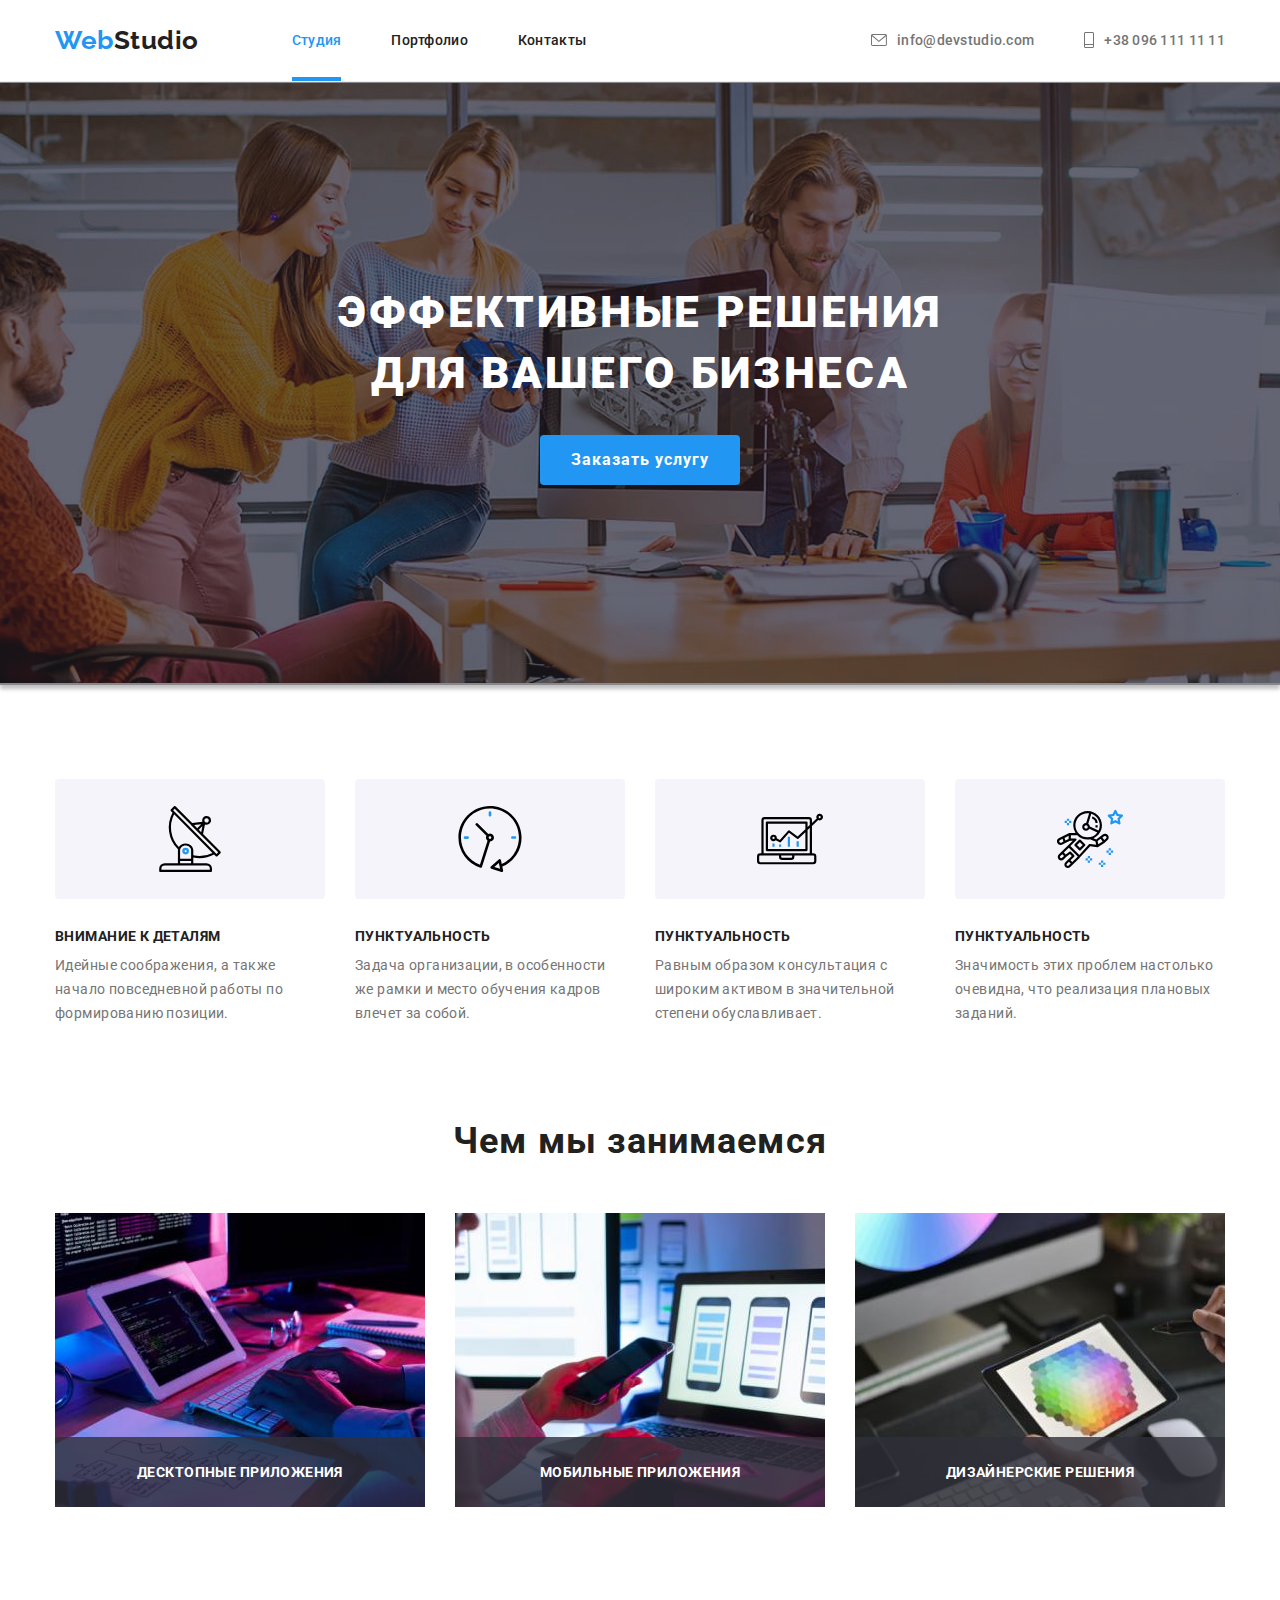
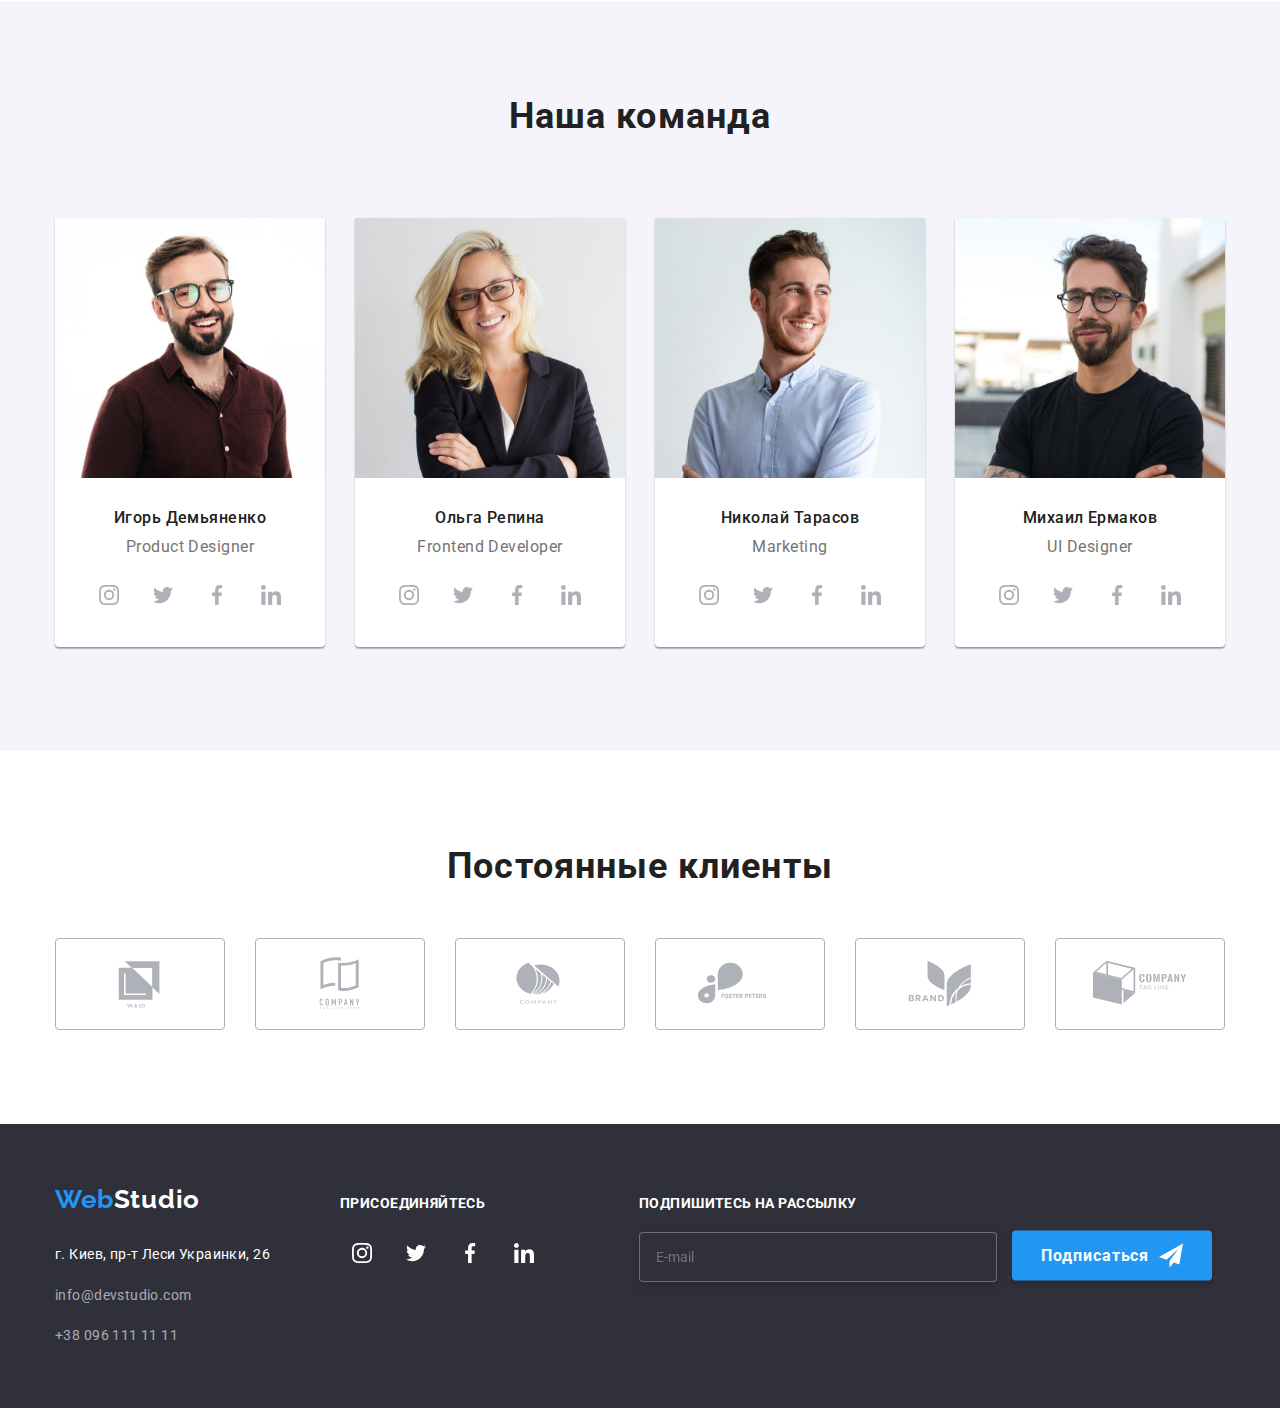
<file: index.html>
<!DOCTYPE html>
<html lang="ru">

<head>
    <meta charset="UTF-8" />
    <meta http-equiv="X-UA-Compatible" content="IE=edge" />
    <meta name="viewport" content="width=device-width, initial-scale=1.0" />
    <title>WebStudio</title>
    <link rel="stylesheet"
        href="https://cdnjs.cloudflare.com/ajax/libs/modern-normalize/1.1.0/modern-normalize.min.css" />
    <link
        href="https://fonts.googleapis.com/css2?family=Raleway:wght@700&family=Roboto:wght@400;500;700;900&display=swap"
        rel="stylesheet" />
    <link rel="stylesheet" href="./css/main.min.css" />
</head>

<body>
    <!-- header -->
    <header class="header">
        <div class="container main-nav">
            <nav>
                <ul class="header-list">
                    <li class="header-item-logo"><a class="logo" href="./index.html" aria-label="ссылка на студию"><span
                                class="logo-web">Web</span>Studio</a></li>
                    <li class="header-item">
                        <a class="header-item__link" href="./index.html"><s class="current">Студия</s></a>
                    </li>
                    <li class="header-item"><a class="header-item__link" href="./portfolio.html">Портфолио</a></li>
                    <li class="header-item"><a class="header-item__link" href="">Контакты</a></li>
                </ul>
            </nav>
            <ul class="header-list__adress">
                <li class="header-item">

                    <a class="site-nav" href=" mailto:info@devstudio.com"><svg class="svg-site-nav" width="16px"
                            height="12px">
                            <use href="./icon.svg#icon-envelope"></use>
                        </svg>info@devstudio.com</a>
                </li>
                <li class="header-item">
                    <a class="site-nav" href="tel:+380961111111"><svg class="svg-site-nav" width="10px" height="16px">
                            <use href="./icon.svg#icon-Vector"></use>
                        </svg>+38 096 111 11 11</a>

                </li>
            </ul>
        </div>
    </header>
    <!-- main -->
    <main>
        <!-- section 1 -->
        <section class="hero">
            <div class="container">
                <h1 class="hero-title"> Эффективные решения для вашего бизнеса </h1>
                <button class="button-hero" type="button" data-modal-open>Заказать услугу</button>
                <div class="hero-backdrop is-hidden" data-modal>
                    <div class="hero-modal">
                        <button class="modal-close" data-modal-close>
                            <svg class="close-icon" width="20px" height="20px">
                                <use href="./icon.svg#icon-close"></use>
                            </svg>
                        </button>
                        <!-- form заказать услугу -->
                        <form class="form" name="contact-form" autocomplete="on">
                            <strong class="form-titel">Оставьте свои данные мы вам перезвоним</strong>
                            <div class="contact-input">
                                <label class="contact-form-label">
                                    <span class="form-name">
                                        <span class="input-titel">Имя</span>
                                        <input class="form-name-input" type="text" name="user-name" placeholder="" />
                                        <svg class="form-svg" width="12" height="12">
                                            <use href="./icon.svg#icon-name"></use>
                                        </svg>
                                    </span>
                                </label>
                                <label class="contact-form-label">
                                    <span class="form-tel">
                                        <span class="input-titel">Телефон</span>
                                        <input class="form-tel-input" type="tel" name="user-name" />
                                        <svg class="form-svg" width="13" height="13">
                                            <use href="./icon.svg#icon-fone-form"></use>
                                        </svg>
                                    </span>
                                </label>
                                <label class="contact-form-label">
                                    <span class="form-mail">
                                        <span class="input-titel">Почта</span>
                                        <input class="form-mail-input" type="email" name="user-name" />
                                        <svg class="form-svg" width="20" height="20">
                                            <use href="./icon.svg#icon-mail-form"></use>
                                        </svg>
                                    </span>
                                </label>
                                <label class="contact-form-label">
                                    <span class="form-textarea">
                                        <span class="input-titel-comment">Комментарий</span>
                                        <textarea class="contact-form-field" name="user-message" rows="15"
                                            placeholder="Введите текст" minlength="120"></textarea>
                                    </span>
                                </label>
                                <label class="form-checkbox-label">
                                    <span class="form-checkbox">
                                        <input class="visually-hidden form-checkbox-input" type="checkbox"
                                            name="user-agreement" />
                                        <span class="form-checkbox-custom-checkbox">
                                            <svg class="form-checkbox-icon" width="12" height="12">
                                                <use href="./icon.svg#icon-cheked"></use>
                                            </svg>
                                        </span>
                                        <span class="form-checkbox-agreement">Соглашаюсь с рассылкой и принимаю <a
                                                class="offer-option" href="">Условия
                                                договора</a>
                                        </span>
                                    </span>
                                </label>
                                <button class="btn-form" type="submit">Отправить</button>
                            </div>

                        </form>

                    </div>
                </div>
            </div>
        </section>
        <!-- section-peculiarities ready -->
        <section class="peculiarities">
            <div class="container">
                <h2 hidden>Особености</h2>
                <ul class="peculiarities__list">
                    <li class="peculiarities__item">
                        <div class="peculiarities__item-svg">
                            <svg width="66px" height="70px">
                                <use href="./icon.svg#icon-antenna"></use>
                            </svg>
                        </div>
                        <h3 class="peculiarities__item-titel">Внимание к деталям</h3>
                        <p class="peculiarities__item-text">
                            Идейные соображения, а также начало повседневной работы по формированию позиции.
                        </p>
                    </li>
                    <li class="peculiarities__item">
                        <div class="peculiarities__item-svg">
                            <svg width="66px" height="70px">
                                <use href="./icon.svg#icon-clock"></use>
                            </svg>
                        </div>
                        <h3 class="peculiarities__item-titel">Пунктуальность</h3>
                        <p class="peculiarities__item-text">
                            Задача организации, в особенности же рамки и место обучения кадров влечет за собой.
                        </p>
                    </li>
                    <li class="peculiarities__item">
                        <div class="peculiarities__item-svg">
                            <svg width="66px" height="70px">
                                <use href="./icon.svg#icon-diagram"></use>
                            </svg>
                        </div>
                        <h3 class="peculiarities__item-titel">Пунктуальность</h3>
                        <p class="peculiarities__item-text">
                            Равным образом консультация с широким активом в значительной степени обуславливает.
                        </p>
                    </li>
                    <li class="peculiarities__item">
                        <div class="peculiarities__item-svg">
                            <svg width="66px" height="70px">
                                <use href="./icon.svg#icon-astronaut"></use>
                            </svg>
                        </div>
                        <h3 class="peculiarities__item-titel">Пунктуальность</h3>
                        <p class="peculiarities__item-text">
                            Значимость этих проблем настолько очевидна, что реализация плановых заданий.
                        </p>
                    </li>
                </ul>
            </div>
        </section>
        <!-- What are we doing -->
        <section class="doing">
            <div class="container">
                <h2 class="doing__title">Чем мы занимаемся</h2>
                <ul class="doing__list">
                    <li class="doing__item" lang="ru">
                        <img src="./images/img-a.jpeg" alt="планшет и клавиатура" width="370" />
                        <div class="overlay">
                            <p class="overlay__item">Десктопные приложения</p>
                        </div>
                    </li>
                    <li class="doing__item"><img src="./images/img-b.jpeg" alt="ноутбук и телефон" width="370" />
                        <div class="overlay">
                            <p class="overlay__item">Мобильные приложения</p>
                        </div>
                    </li>
                    <li class="doing__item"><img src="./images/img-c.jpeg" alt="планшет с рисунком" width="370" />
                        <div class="overlay">
                            <p class="overlay__item">Дизайнерские решения</p>
                        </div>
                    </li>
                </ul>
            </div>
        </section>
        <!-- our team -->
        <section class="team">
            <div class="container">
                <h2 class="team__headlines">Наша команда</h2>
                <ul class="team__list">
                    <li class="team__list-card">
                        <div class="team__article">
                            <img src="./images/igor.jpeg" alt="Игорь Демьяненко" width="270" />
                            <h3 class="team__article-head">Игорь Демьяненко</h3>
                            <p class="team__article-skill">Product Designer</p>
                            <ul class="social">
                                <li class="social__item"><a class="social__link" href="" target="_blank"
                                        rel="noreferrer noopener" aria-label="instagram">
                                        <svg width="20px" height="20px">
                                            <use href="./icon.svg#icon-instagram"></use>
                                        </svg>
                                    </a>
                                </li>
                                <li class="social__item"><a class="social__link" href="" target="_blank"
                                        rel="noreferrer noopener" aria-label="twitter">
                                        <svg width="20px" height="20px">
                                            <use href="./icon.svg#icon-twitter"></use>
                                        </svg>
                                    </a>
                                </li>
                                <li class="social__item"><a class="social__link" href="" target="_blank"
                                        rel="noreferrer noopener" aria-label="facebook">
                                        <svg width="20px" height="20px">
                                            <use href="./icon.svg#icon-facebook"></use>
                                        </svg>
                                    </a>
                                </li>
                                <li class="social__item"><a class="social__link" href="" target="_blank"
                                        rel="noreferrer noopener" aria-label="linkedin">
                                        <svg width="20px" height="20px">
                                            <use href="./icon.svg#icon-linkedin"></use>
                                        </svg>
                                    </a>
                                </li>
                            </ul>
                        </div>
                    </li>
                    <li class="team__list-card">
                        <div class="team__article">
                            <img src="./images/olga.jpeg" alt="Ольга Репина" width="270" />
                            <h3 class="team__article-head">Ольга Репина</h3>
                            <p class="team__article-skill">Frontend Developer</p>
                            <ul class="social">
                                <li class="social__item"><a class="social__link" href="" target="_blank"
                                        rel="noreferrer noopener" aria-label="instagram">
                                        <svg width="20px" height="20px">
                                            <use href="./icon.svg#icon-instagram"></use>
                                        </svg>
                                    </a>
                                </li>
                                <li class="social__item"><a class="social__link" href="" target="_blank"
                                        rel="noreferrer noopener" aria-label="twitter">
                                        <svg width="20px" height="20px">
                                            <use href="./icon.svg#icon-twitter"></use>
                                        </svg>
                                    </a>
                                </li>
                                <li class="social__item"><a class="social__link" href="" target="_blank"
                                        rel="noreferrer noopener" aria-label="facebook">
                                        <svg width="20px" height="20px">
                                            <use href="./icon.svg#icon-facebook"></use>
                                        </svg>
                                    </a>
                                </li>
                                <li class="social__item"><a class="social__link" href="" target="_blank"
                                        rel="noreferrer noopener" aria-label="linkedin">
                                        <svg width="20px" height="20px">
                                            <use href="./icon.svg#icon-linkedin"></use>
                                        </svg>
                                    </a>
                                </li>
                            </ul>
                        </div>
                    </li>
                    <li class="team__list-card">
                        <div class="team__article">
                            <img src="./images/nikolay.jpeg" alt="Николай Тарасов" width="270" />
                            <h3 class="team__article-head">Николай Тарасов</h3>
                            <p class="team__article-skill">Marketing</p>
                            <ul class="social">
                                <li class="social__item"><a class="social__link" href="" target="_blank"
                                        rel="noreferrer noopener" aria-label="instagram">
                                        <svg width="20px" height="20px">
                                            <use href="./icon.svg#icon-instagram"></use>
                                        </svg>
                                    </a>
                                </li>
                                <li class="social__item"><a class="social__link" href="" target="_blank"
                                        rel="noreferrer noopener" aria-label="twitter">
                                        <svg width="20px" height="20px">
                                            <use href="./icon.svg#icon-twitter"></use>
                                        </svg>
                                    </a>
                                </li>
                                <li class="social__item"><a class="social__link" href="" target="_blank"
                                        rel="noreferrer noopener" aria-label="facebook">
                                        <svg width="20px" height="20px">
                                            <use href="./icon.svg#icon-facebook"></use>
                                        </svg>
                                    </a>
                                </li>
                                <li class="social__item"><a class="social__link" href="" target="_blank"
                                        rel="noreferrer noopener" aria-label="linkedin">
                                        <svg width="20px" height="20px">
                                            <use href="./icon.svg#icon-linkedin"></use>
                                        </svg>
                                    </a>
                                </li>
                            </ul>
                        </div>
                    </li>
                    <li class="team__list-card">
                        <div class="team__article">
                            <img src="./images/mixail.jpeg" alt="Михаил Ермаков" width="270" />
                            <h3 class="team__article-head">Михаил Ермаков</h3>
                            <p class="team__article-skill">UI Designer</p>
                            <ul class="social">
                                <li class="social__item"><a class="social__link" href="" target="_blank"
                                        rel="noreferrer noopener" aria-label="instagram">
                                        <svg width="20px" height="20px">
                                            <use href="./icon.svg#icon-instagram"></use>
                                        </svg>
                                    </a>
                                </li>
                                <li class="social__item"><a class="social__link" href="" target="_blank"
                                        rel="noreferrer noopener" aria-label="twitter">
                                        <svg width="20px" height="20px">
                                            <use href="./icon.svg#icon-twitter"></use>
                                        </svg>
                                    </a>
                                </li>
                                <li class="social__item"><a class="social__link" href="" target="_blank"
                                        rel="noreferrer noopener" aria-label="facebook">
                                        <svg width="20px" height="20px">
                                            <use href="./icon.svg#icon-facebook"></use>
                                        </svg>
                                    </a>
                                </li>
                                <li class="social__item"><a class="social__link" href="" target="_blank"
                                        rel="noreferrer noopener" aria-label="linkedin">
                                        <svg width="20px" height="20px">
                                            <use href="./icon.svg#icon-linkedin"></use>
                                        </svg>
                                    </a>
                                </li>
                            </ul>
                        </div>
                    </li>
                </ul>
            </div>
        </section>
        <section class="client">
            <div class="container">
                <h2 class="cliet-headlines">Постоянные клиенты</h2>
                <div class="cliet-regular">
                    <ul class="client-list">
                        <li class="client-item"><a class="client-item__link" href="" target="_blank"
                                rel="noreferrer noopener"><svg width="106px" height="60px">
                                    <use href="./icon.svg#icon-client-1"></use>
                                </svg></a></li>
                        <li class="client-item"><a class="client-item__link" href="" target="_blank"
                                rel="noreferrer noopener"><svg width="106px" height="60px">
                                    <use href="./icon.svg#icon-client-2"></use>
                                </svg></a></li>
                        <li class="client-item"><a class="client-item__link" href="" target="_blank"
                                rel="noreferrer noopener"><svg width="106px" height="60px">
                                    <use href="./icon.svg#icon-client-3"></use>
                                </svg></a></li>
                        <li class="client-item"><a class="client-item__link" href="" target="_blank"
                                rel="noreferrer noopener"><svg width="106px" height="60px">
                                    <use href="./icon.svg#icon-client-4"></use>
                                </svg></a></li>
                        <li class="client-item"><a class="client-item__link" href="" target="_blank"
                                rel="noreferrer noopener"><svg width="106px" height="60px">
                                    <use href="./icon.svg#icon-client-5"></use>
                                </svg></a></li>
                        <li class="client-item"><a class="client-item__link" href="" target="_blank"
                                rel="noreferrer noopener"><svg width="106px" height="60px">
                                    <use href="./icon.svg#icon-client-6"></use>
                                </svg></a></li>
                    </ul>
                </div>
            </div>
        </section>
    </main>
    <!-- footer -->
    <footer class="footer">
        <div class="container">
            <div class="logo">
                <a class="logo-footer" href="./index.html" aria-label="ссылка на студию"><span
                        class="logo-web">Web</span>Studio</a>
                <ul class="footer-address">
                    <li class="footer-list"><a class="footer-list__gmaps" href="https://goo.gl/maps/6azqXtSNCnMAoN6U6"
                            target="_blank" rel="noreferrer noopener">г. Киев, пр-т Леси Украинки, 26</a></li>
                    <li class="footer-list"><a class="footer-list__nav"
                            href="mailto:info@devstudio.com">info@devstudio.com</a></li>
                    <li class="footer-list"><a class="footer-list__nav" href="tel:+380961111111">+38 096 111 11 11</a>
                    </li>
                </ul>
            </div>
            <div class="social__main">
                <strong class="social__main-headlines">присоединяйтесь</strong>
                <ul class="social__footer">
                    <li class="social__item"><a class="social__link-team" href="" target="_blank"
                            rel="noreferrer noopener" aria-label="instagram">
                            <svg width="20px" height="20px">
                                <use href="./icon.svg#icon-instagram"></use>
                            </svg>
                        </a>
                    </li>
                    <li class="social__item"><a class="social__link-team" href="" target="_blank"
                            rel="noreferrer noopener" aria-label="twitter">
                            <svg width="20px" height="20px">
                                <use href="./icon.svg#icon-twitter"></use>
                            </svg>
                        </a>
                    </li>
                    <li class="social__item"><a class="social__link-team" href="" target="_blank"
                            rel="noreferrer noopener" aria-label="facebook">
                            <svg width="20px" height="20px">
                                <use href="./icon.svg#icon-facebook"></use>
                            </svg>
                        </a>
                    </li>
                    <li class="social__item"><a class="social__link-team" href="" target="_blank"
                            rel="noreferrer noopener" aria-label="linkedin">
                            <svg width="20px" height="20px">
                                <use href="./icon.svg#icon-linkedin"></use>
                            </svg>
                        </a>
                    </li>
                </ul>
            </div>
            <form class="form-footer">
                <strong class="footer-title">Подпишитесь на рассылку</strong>
                <label class="footer-label">
                    <input class="footer-input" type="email" name="user-name" placeholder="E-mail" />
                </label>
                <button class="btn-footer" type="submit"> <span class="btn-title">Подписаться</span> <svg
                        class="form-svg-footer" width="24" height="24">
                        <use href="./icon.svg#icon-mail-footer"></use>
                    </svg></button>
            </form>

        </div>
    </footer>
    <script src="./modal.js"></script>
</body>

</html>
</file>
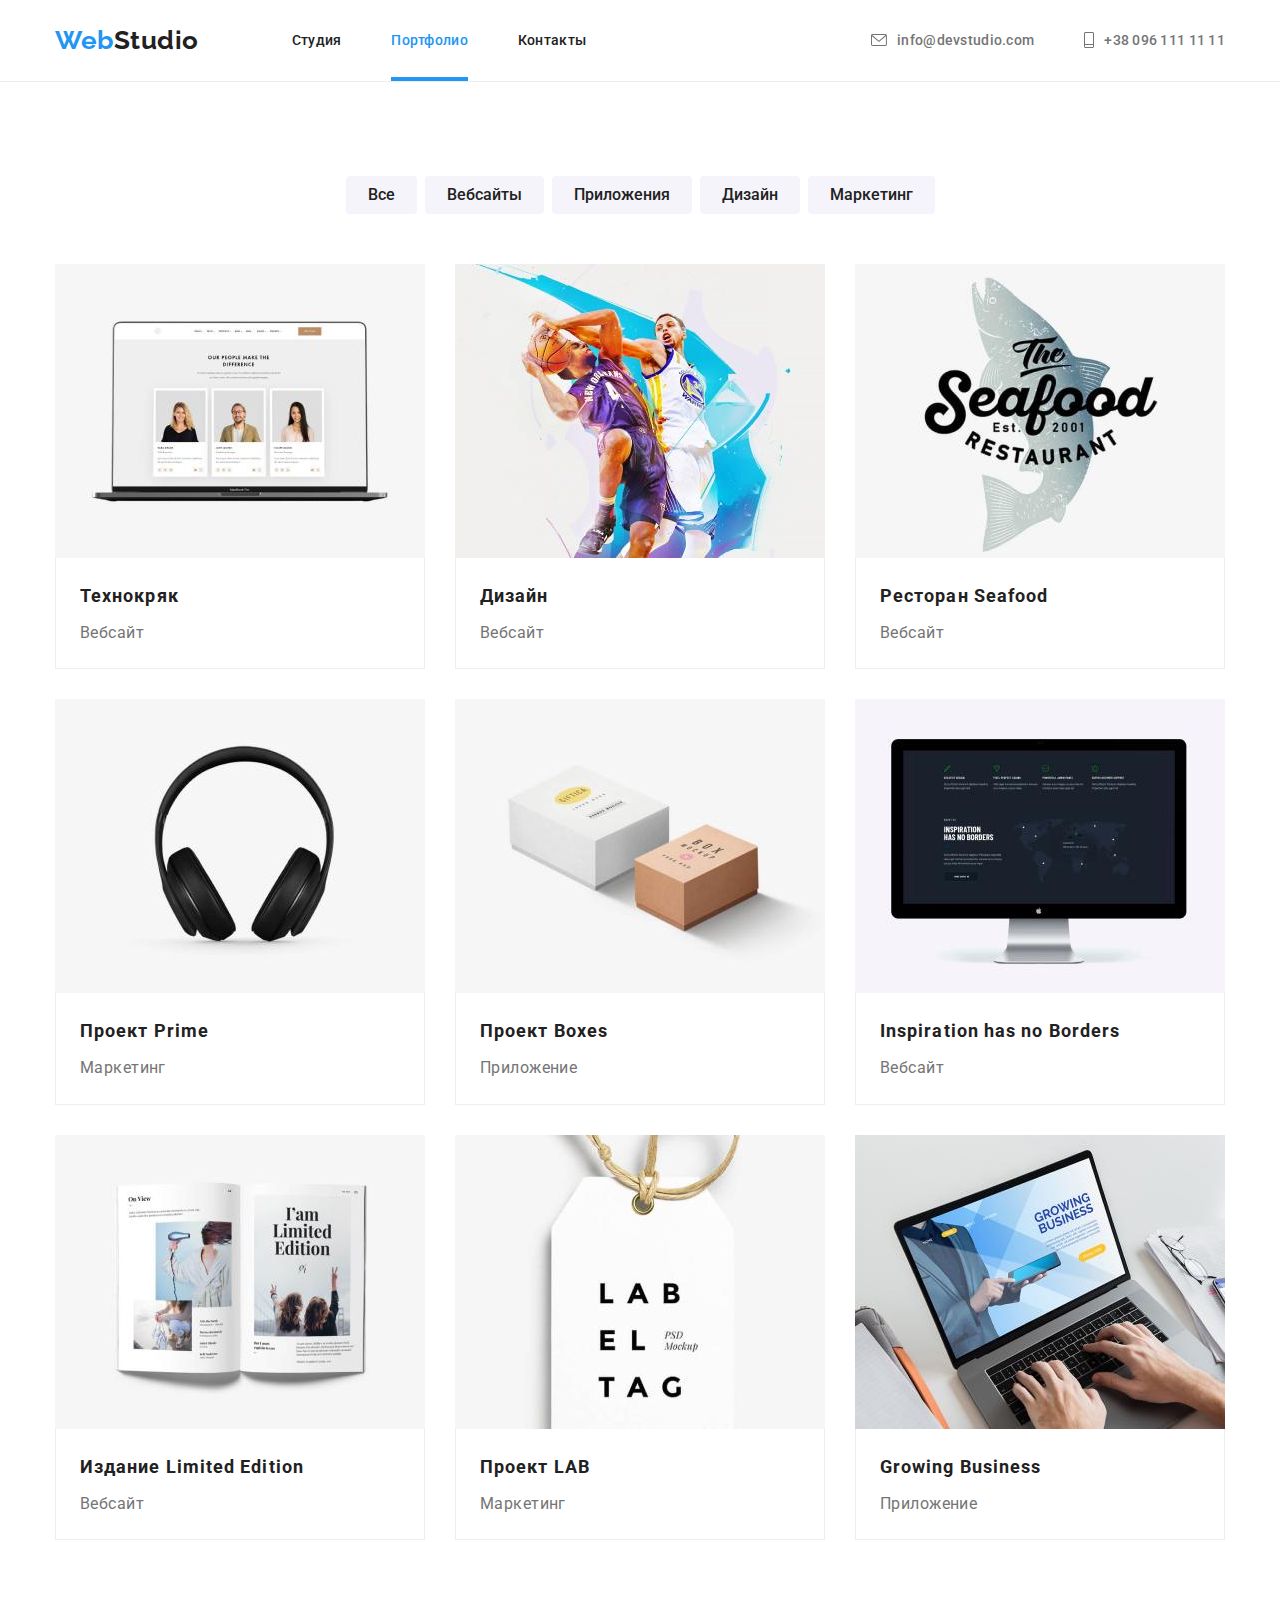
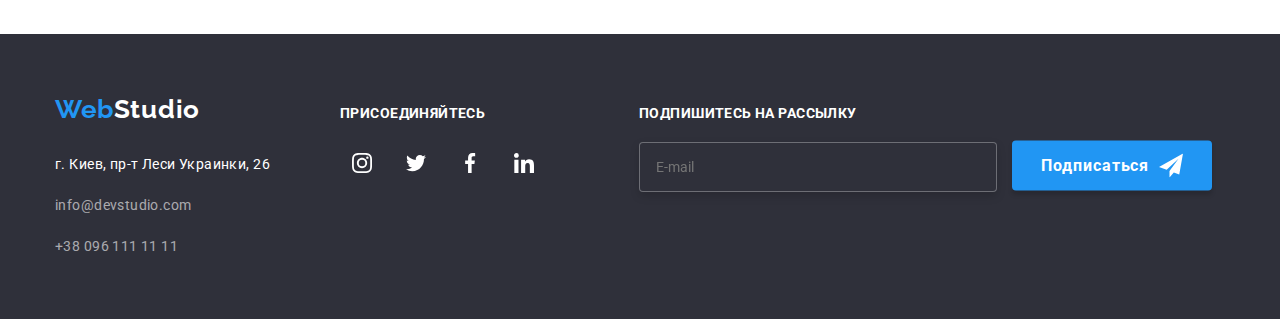
<file: portfolio.html>
<!DOCTYPE html>
<html lang="ru">

<head>
    <meta charset="UTF-8" />
    <meta http-equiv="X-UA-Compatible" content="IE=edge" />
    <meta name="viewport" content="width=device-width, initial-scale=1.0" />
    <title>Portfolio</title>
    <link
        href="https://fonts.googleapis.com/css2?family=Raleway:wght@700&family=Roboto:wght@400;500;700;900&display=swap"
        rel="stylesheet" />
    <link rel="stylesheet"
        href="https://cdnjs.cloudflare.com/ajax/libs/modern-normalize/1.1.0/modern-normalize.min.css" />
    <link rel="stylesheet" href="./css/portfolio.min.css" />
</head>

<body>
    <header class="header">
        <div class="container main-nav">
            <nav>
                <ul class="header-list">
                    <li class="header-item-logo"><a class="logo" href="./index.html" aria-label="ссылка на студию"><span
                                class="logo-web">Web</span>Studio</a></li>
                    </li>
                    <li class="header-item">
                        <a class="header-item__link" href="./index.html">Студия</a>
                    </li>
                    <li class="header-item">
                        <a class="header-item__link" href="./portfolio.html"><span class="current">Портфолио</span></a>
                    </li>
                    <li class="header-item"><a class="header-item__link" href="">Контакты</a></li>
                </ul>
            </nav>
            <ul class="header-list__adress">
                <li class="header-item">

                    <a class="site-nav" href=" mailto:info@devstudio.com"><svg class="svg-site-nav" width="16px"
                            height="12px">
                            <use href="./icon.svg#icon-envelope"></use>
                        </svg>info@devstudio.com</a>
                </li>
                <li class="header-item">
                    <a class="site-nav" href="tel:+380961111111"><svg class="svg-site-nav" width="10px" height="16px">
                            <use href="./icon.svg#icon-Vector"></use>
                        </svg>+38 096 111 11 11</a>

                </li>
            </ul>
        </div>
    </header>
    <!-- main -->
    <main>
        <section>
            <div class="work container">
                <h1 hidden>Работы</h1>
                <!-- filter works -->
                <ul class="work-btn">
                    <li class="work-btn__item">
                        <button class="work-button" type="button">Все</button>
                    </li>
                    <li class="work-btn__item">
                        <button class="work-button" type="button">Вебсайты</button>
                    </li>
                    <li class="work-btn__item">
                        <button class="work-button" type="button">Приложения</button>
                    </li>
                    <li class="work-btn__item">
                        <button class="work-button" type="button">Дизайн</button>
                    </li>
                    <li class="work-btn__item">
                        <button class="work-button" type="button">Маркетинг</button>
                    </li>
                </ul>
                <ul class="card">
                    <li class="card-link">
                        <a href="">
                            <div class="card__overlay">
                                <img src="./images/images-portfolio/img.jpeg" alt="ноутбук" width="370" />
                                <div class="overlay__text">Ресурс предлагает комплексные предложения с разным уровнем
                                    функционала и сервисов. Все это позволит посетителю получить исчерпывающие
                                    сведения
                                    о компании или частном лице.
                                </div>
                            </div>
                            <div class="card-data">
                                <h2 class="data__name">Технокряк</h2>
                                <p class="data__text">Вебсайт</p>
                            </div>
                        </a>
                    </li>
                    <li class="card-link">
                        <a href="">
                            <div class="card__overlay"><img src="./images/images-portfolio/img2.jpeg"
                                    alt="баскетболисты" width="370" />
                                <div class="overlay__text">Ресурс предлагает комплексные предложения с разным уровнем
                                    функционала и сервисов. Все это позволит посетителю получить исчерпывающие сведения
                                    о компании или частном лице.
                                </div>
                            </div>
                            <div class="card-data">
                                <h2 class="data__name">Дизайн</h2>
                                <p class="data__text">Вебсайт</p>
                            </div>
                        </a>
                    </li>
                    <li class="card-link">
                        <a href="">
                            <div class="card__overlay"><img src="./images/images-portfolio/img3.jpeg"
                                    alt="лого ресторана" width="370" />
                                <div class="overlay__text">Ресурс предлагает комплексные предложения с разным уровнем
                                    функционала и сервисов. Все это позволит посетителю получить исчерпывающие сведения
                                    о компании или частном лице.
                                </div>
                            </div>
                            <div class="card-data">
                                <h2 class="data__name">Ресторан Seafood</h2>
                                <p class="data__text">Вебсайт</p>
                            </div>
                        </a>
                    </li>
                    <li class="card-link">
                        <a href="">
                            <div class="card__overlay"><img src="./images/images-portfolio/img4.jpeg" alt="наушники"
                                    width="370" />
                                <div class="overlay__text">Ресурс предлагает комплексные предложения с разным уровнем
                                    функционала и сервисов. Все это позволит посетителю получить исчерпывающие сведения
                                    о компании или частном лице.
                                </div>
                            </div>
                            <div class="card-data">
                                <h2 class="data__name">Проект Prime</h2>
                                <p class="data__text">Маркетинг</p>
                            </div>
                        </a>
                    </li>
                    <li class="card-link">
                        <a href="">
                            <div class="card__overlay"><img src="./images/images-portfolio/img5.jpeg" alt="коробки"
                                    width="370" />
                                <div class="overlay__text">Ресурс предлагает комплексные предложения с разным уровнем
                                    функционала и сервисов. Все это позволит посетителю получить исчерпывающие сведения
                                    о компании или частном лице.
                                </div>
                            </div>
                            <div class="card-data">
                                <h2 class="data__name">Проект Boxes</h2>
                                <p class="data__text">Приложение</p>
                            </div>
                        </a>
                    </li>
                    <li class="card-link">
                        <a href="">
                            <div class="card__overlay"><img src="./images/images-portfolio/img6.jpeg" alt="монитор"
                                    width="370" />
                                <div class="overlay__text">Ресурс предлагает комплексные предложения с разным уровнем
                                    функционала и сервисов. Все это позволит посетителю получить исчерпывающие сведения
                                    о компании или частном лице.
                                </div>
                            </div>
                            <div class="card-data">
                                <h2 class="data__name" lang="en">
                                    Inspiration has no Borders
                                </h2>
                                <p class="data__text">Вебсайт</p>
                            </div>
                        </a>
                    </li>
                    <li class="card-link">
                        <a href="">
                            <div class="card__overlay"><img src="./images/images-portfolio/img7.jpeg"
                                    alt="открытая книга" width="370" />
                                <div class="overlay__text">Ресурс предлагает комплексные предложения с разным уровнем
                                    функционала и сервисов. Все это позволит посетителю получить исчерпывающие сведения
                                    о компании или частном лице.
                                </div>
                            </div>
                            <div class="card-data">
                                <h2 class="data__name">Издание Limited Edition</h2>
                                <p class="data__text">Вебсайт</p>
                            </div>
                        </a>
                    </li>
                    <li class="card-link">
                        <a href="">
                            <div class="card__overlay"><img src="./images/images-portfolio/img8.jpeg" alt="бирка"
                                    width="370" />
                                <div class="overlay__text">Ресурс предлагает комплексные предложения с разным уровнем
                                    функционала и сервисов. Все это позволит посетителю получить исчерпывающие сведения
                                    о компании или частном лице.
                                </div>
                            </div>
                            <div class="card-data">
                                <h2 class="data__name">Проект LAB</h2>
                                <p class="data__text">Маркетинг</p>
                            </div>
                        </a>
                    </li>
                    <li class="card-link">
                        <a href="">
                            <div class="card__overlay"><img src="./images/images-portfolio/img9.jpeg" alt="ноутбук"
                                    width="370" />
                                <div class="overlay__text">Ресурс предлагает комплексные предложения с разным уровнем
                                    функционала и сервисов. Все это позволит посетителю получить исчерпывающие сведения
                                    о компании или частном лице.
                                </div>
                            </div>
                            <div class="card-data">
                                <h2 class="data__name" lang="en">Growing Business</h2>
                                <p class="data__text">Приложение</p>
                            </div>
                        </a>
                    </li>
                </ul>
            </div>
        </section>
    </main>
    <!-- footer -->
    <footer class="footer">
        <div class="container">
            <div class="logo">
                <a class="logo-footer" href="./index.html" aria-label="ссылка на студию"><span
                        class="logo-web">Web</span>Studio</a>
                <ul class="footer-address">
                    <li class="footer-list"><a class="footer-list__gmaps" href="https://goo.gl/maps/6azqXtSNCnMAoN6U6"
                            target="_blank" rel="noreferrer noopener">г. Киев, пр-т Леси Украинки, 26</a></li>
                    <li class="footer-list"><a class="footer-list__nav"
                            href="mailto:info@devstudio.com">info@devstudio.com</a></li>
                    <li class="footer-list"><a class="footer-list__nav" href="tel:+380961111111">+38 096 111 11 11</a>
                    </li>
                </ul>
            </div>
            <div class="social__main">
                <strong class="social__main-headlines">присоединяйтесь</strong>
                <ul class="social__footer">
                    <li class="social__item"><a class="social__link-team" href="" target="_blank"
                            rel="noreferrer noopener" aria-label="instagram">
                            <svg width="20px" height="20px">
                                <use href="./icon.svg#icon-instagram"></use>
                            </svg>
                        </a>
                    </li>
                    <li class="social__item"><a class="social__link-team" href="" target="_blank"
                            rel="noreferrer noopener" aria-label="twitter">
                            <svg width="20px" height="20px">
                                <use href="./icon.svg#icon-twitter"></use>
                            </svg>
                        </a>
                    </li>
                    <li class="social__item"><a class="social__link-team" href="" target="_blank"
                            rel="noreferrer noopener" aria-label="facebook">
                            <svg width="20px" height="20px">
                                <use href="./icon.svg#icon-facebook"></use>
                            </svg>
                        </a>
                    </li>
                    <li class="social__item"><a class="social__link-team" href="" target="_blank"
                            rel="noreferrer noopener" aria-label="linkedin">
                            <svg width="20px" height="20px">
                                <use href="./icon.svg#icon-linkedin"></use>
                            </svg>
                        </a>
                    </li>
                </ul>
            </div>
            <form class="form-footer">
                <strong class="footer-title">Подпишитесь на рассылку</strong>
                <label class="footer-label">
                    <input class="footer-input" type="email" name="user-name" placeholder="E-mail" />
                </label>
                <button class="btn-footer" type="submit"> <span class="btn-title">Подписаться</span> <svg
                        class="form-svg-footer" width="24" height="24">
                        <use href="./icon.svg#icon-mail-footer"></use>
                    </svg></button>
            </form>

        </div>
    </footer>
</body>

</html>
</file>
<file: css/main.min.css>
:root{--backroundcolor-main: #e5e5e5;--backroundcolor-secondari: #2f303a;--accent-color: #2196f3;--backgroundcolor-header: #ffffff;--background-color-btn: #f5f4fa;--fontcolor-main: #757575;--fontcolor-secondary: #212121;--fontcolor: #ffffff;--timing: 250ms cubic-bezier(0.4, 0, 0.2, 1) }body{background-color:var(--backgroundcolor-header);font-family:Roboto,san-serif;font-size:14px;letter-spacing:.03em;color:var(--fontcolor-main)}h1,h2,h3,p{margin:0px;padding:0px}img{display:block}a{text-decoration:none;margin:0px;padding:0px}ul,li{list-style:none;margin:0px;padding:0px}.container{width:1200px;margin-left:auto;margin-right:auto;padding-left:15px;padding-right:15px}section{padding-top:94px;padding-bottom:94px}.logo{display:inline-block;font-family:Raleway;font-size:26px;font-weight:700;line-height:1.2;letter-spacing:.02em;color:var(--fontcolor-secondary)}.logo-web{display:inline-block;color:var(--accent-color);font-family:Raleway;font-size:26px;font-weight:700;line-height:1.2;letter-spacing:.02em}.logo:hover,.logo:focus .logo-web:hover,.logo-web:focus{color:var(--accent-color);-webkit-transition:color var(--timing);transition:color var(--timing)}.container.main-nav{display:-webkit-box;display:-ms-flexbox;display:flex}.header-list{display:-webkit-box;display:-ms-flexbox;display:flex;-webkit-box-align:center;-ms-flex-align:center;align-items:center;-webkit-box-pack:justify;-ms-flex-pack:justify;justify-content:space-between}.header-item-logo{margin-right:93px}.header-item:not(:last-child){margin-right:50px}.header-list__adress{margin-left:auto;display:-webkit-box;display:-ms-flexbox;display:flex;-webkit-box-align:center;-ms-flex-align:center;align-items:center;-webkit-box-pack:justify;-ms-flex-pack:justify;justify-content:space-between}.header-item__link{position:relative;display:block;padding-bottom:32px;padding-top:32px;font-family:inherit;font-weight:500;font-size:14px;line-height:1.2;letter-spacing:.02em;color:var(--fontcolor-secondary)}.current{color:var(--accent-color);text-decoration:none}.current::after{content:"";position:absolute;bottom:0%;display:block;width:100%;height:4px;background-color:var(--accent-color);-webkit-transition:background-color var(--timing);transition:background-color var(--timing)}.header-item__link:hover,.lheader-item__link:focus{color:var(--accent-color);-webkit-transition:color var(--timing);transition:color var(--timing)}.site-nav{display:block;padding-bottom:30px;padding-top:30px;font-family:inherit;font-weight:500;font-size:14px;line-height:1.2;letter-spacing:.02em;color:var(--fontcolor-main)}.svg-site-nav{fill:#757575;margin-right:10px}.site-nav{display:-webkit-box;display:-ms-flexbox;display:flex;-webkit-box-align:center;-ms-flex-align:center;align-items:center}.site-nav:hover{color:var(--accent-color);-webkit-transition:color var(--timing);transition:color var(--timing)}.site-nav:hover>.svg-site-nav{fill:var(--accent-color);-webkit-transition:fill var(--timing);transition:fill var(--timing)}.header{background-color:var(--backgroundcolor-header);border-bottom:1px solid #ececec}.container.main-nav{display:-webkit-box;display:-ms-flexbox;display:flex}.header-list{display:-webkit-box;display:-ms-flexbox;display:flex;-webkit-box-align:center;-ms-flex-align:center;align-items:center;-webkit-box-pack:justify;-ms-flex-pack:justify;justify-content:space-between}.header-item-logo{margin-right:93px}.header-item:not(:last-child){margin-right:50px}.header-list__adress{margin-left:auto;display:-webkit-box;display:-ms-flexbox;display:flex;-webkit-box-align:center;-ms-flex-align:center;align-items:center;-webkit-box-pack:justify;-ms-flex-pack:justify;justify-content:space-between}.header-item__link{position:relative;display:block;padding-bottom:32px;padding-top:32px;font-family:inherit;font-weight:500;font-size:14px;line-height:1.2;letter-spacing:.02em;color:var(--fontcolor-secondary)}.current{color:var(--accent-color);text-decoration:none}.current::after{content:"";position:absolute;bottom:0%;display:block;width:100%;height:4px;background-color:var(--accent-color);-webkit-transition:background-color var(--timing);transition:background-color var(--timing)}.header-item__link:hover,.lheader-item__link:focus{color:var(--accent-color);-webkit-transition:color var(--timing);transition:color var(--timing)}.site-nav{display:block;padding-bottom:30px;padding-top:30px;font-family:inherit;font-weight:500;font-size:14px;line-height:1.2;letter-spacing:.02em;color:var(--fontcolor-main)}.svg-site-nav{fill:#757575;margin-right:10px}.site-nav{display:-webkit-box;display:-ms-flexbox;display:flex;-webkit-box-align:center;-ms-flex-align:center;align-items:center}.site-nav:hover{color:var(--accent-color);-webkit-transition:color var(--timing);transition:color var(--timing)}.site-nav:hover>.svg-site-nav{fill:var(--accent-color);-webkit-transition:fill var(--timing);transition:fill var(--timing)}.hero{display:-webkit-box;display:-ms-flexbox;display:flex;position:relative;max-width:1600px;margin-left:auto;margin-right:auto;padding-top:200px;padding-bottom:200px;background-image:url(../images/backround-foto.jpg);-webkit-box-shadow:0px 4px 4px rgba(0,0,0,.25);box-shadow:0px 4px 4px rgba(0,0,0,.25);background-color:#c4c4c4;background-repeat:no-repeat;background-position:center}.hero:before{display:inline-block;content:"";position:absolute;width:100%;height:100%;top:0;left:0;background-color:rgba(47,48,58,.4)}.hero .container{position:relative}.hero-title{width:696px;margin:0 auto;font-weight:900;font-size:44px;line-height:1.4;letter-spacing:.06em;text-align:center;vertical-align:top;text-transform:uppercase;color:var(--fontcolor)}.hero-backdrop.is-hidden{visibility:hidden;opacity:0;pointer-events:none}.hero-backdrop{position:fixed;top:0;left:0;width:1600px;height:1024px;background-color:rgba(0,0,0,.2);opacity:1;-webkit-transition:opacity var(--timing),visibility var(--timing);transition:opacity var(--timing),visibility var(--timing);z-index:2}.hero-modal{position:absolute;top:50%;left:50%;-webkit-transform:translate(-50%, -70%);transform:translate(-50%, -70%);width:528px;height:581px;padding:40px;background-color:var(--backgroundcolor-header);border-radius:4px;opacity:1;-webkit-transition:opacity var(--timing),visibility var(--timing);transition:opacity var(--timing),visibility var(--timing);z-index:3}.modal-close{display:-webkit-box;display:-ms-flexbox;display:flex;-webkit-box-align:center;-ms-flex-align:center;align-items:center;-webkit-box-pack:center;-ms-flex-pack:center;justify-content:center;width:30px;height:30px;position:absolute;top:8px;right:8px;border-radius:50%;background-color:rgba(0,0,0,0);border:1px solid rgba(0,0,0,.1019607843);cursor:pointer}.close-icon{width:18px;height:18px;fill:solid #000;z-index:5}.close-icon:hover{fill:#2196f3;-webkit-transition:fill var(--timing);transition:fill var(--timing)}.modal-close:focus .close-icon{fill:#2196f3;-webkit-transition:fill var(--timing);transition:fill var(--timing)}.form{position:relative;display:-webkit-box;display:-ms-flexbox;display:flex;-webkit-box-orient:vertical;-webkit-box-direction:normal;-ms-flex-direction:column;flex-direction:column}.form-titel{margin-left:auto;margin-right:auto;font-family:Roboto;font-style:Bold;font-size:20px;line-height:1.172;letter-spacing:.03em;color:var(--fontcolor-secondary)}.input-titel{position:absolute;top:-28px;left:0%;display:inline-block;font-family:"Roboto";font-weight:400;font-size:12px;line-height:1.16;letter-spacing:.01em;text-transform:capitalize;color:#757575}.input-titel-comment{position:absolute;top:-20px;left:0%;display:inline-block;font-family:"Roboto";font-weight:400;font-size:12px;line-height:1.16;letter-spacing:.01em;text-transform:capitalize;color:#757575}.form-name{position:absolute;top:65px}.form-tel{position:absolute;top:133px}.form-mail{position:absolute;top:201px}.form-textarea{position:absolute;top:255px}.form-checkbox{position:absolute;top:397px}.form-name-input:focus+.form-svg{fill:var(--accent-color);-webkit-transition:fill var(--timing);transition:fill var(--timing)}.form-tel-input:focus+.form-svg{fill:var(--accent-color);-webkit-transition:fill var(--timing);transition:fill var(--timing)}.form-mail-input:focus+.form-svg{fill:var(--accent-color);-webkit-transition:fill var(--timing);transition:fill var(--timing)}.form-name-input:hover+.form-svg{fill:var(--accent-color);-webkit-transition:fill var(--timing);transition:fill var(--timing)}.form-tel-input:hover+.form-svg{fill:var(--accent-color);-webkit-transition:fill var(--timing);transition:fill var(--timing)}.form-mail-input:hover+.form-svg{fill:var(--accent-color);-webkit-transition:fill var(--timing);transition:fill var(--timing)}.contact-form-field:hover{border:1px solid var(--accent-color)}.form-name-input:hover{border:1px solid var(--accent-color)}.form-mail-input:hover{border:1px solid var(--accent-color)}.form-tel-input:hover{border:1px solid var(--accent-color)}.form-name-input,.form-tel-input,.form-mail-input{padding-left:42px;width:448px;height:40px;border:1px solid rgba(33,33,33,.2);border-radius:4px}.contact-form-field{width:448px;height:120px;padding-top:12px;padding-left:16px;resize:none;border:1px solid rgba(33,33,33,.2);border-radius:4px}.contact-form-field,.form-name-input,.form-tel-input,.form-mail-input{font-family:"Roboto";font-style:normal;font-size:14px;line-height:16px;letter-spacing:.01em}.form-checkbox{position:absolute;display:-webkit-box;display:-ms-flexbox;display:flex;-webkit-box-pack:center;-ms-flex-pack:center;justify-content:center;-webkit-box-align:center;-ms-flex-align:center;align-items:center;gap:5px}.form-checkbox-custom-checkbox{display:-webkit-inline-box;display:-ms-inline-flexbox;display:inline-flex;-webkit-box-align:center;-ms-flex-align:center;align-items:center;-webkit-box-pack:center;-ms-flex-pack:center;justify-content:center;width:20px;height:20px;outline:2px solid #9da4bd;outline-offset:-2px;border-radius:2px;-webkit-transition:outline-color var(--timing),background-color var(--timing);transition:outline-color var(--timing),background-color var(--timing)}.form-checkbox-input:focus+.form-checkbox-custom-checkbox{background:#2196f3}.form-checkbox-icon{fill:var(--backgroundcolor-header)}.form-checkbox-agreement{font-size:14px;line-height:1.7}.form-checkbox-input{position:absolute;-webkit-appearance:none}.offer-option{text-decoration:underline;color:#2196f3}.contact-form-label,.form-checkbox-label{position:absolute;left:0;top:50%;-webkit-transform:translateY(-50%);transform:translateY(-50%)}.form-name,.form-tel,.form-mail,.form-checkbox{position:relative}.form-svg{position:absolute;top:50%;left:15px;-webkit-transform:translateY(-50%);transform:translateY(-50%);fill:var(--fontcolor-secondary)}.form-footer{display:-webkit-box;display:-ms-flexbox;display:flex;-webkit-box-orient:vertical;-webkit-box-direction:normal;-ms-flex-direction:column;flex-direction:column;margin-left:93px;position:relative}.footer-input{padding-left:16px;width:358px;height:50px;border:1px solid rgba(255,255,255,.3);-webkit-filter:drop-shadow(0px 4px 4px rgba(0, 0, 0, 0.15));filter:drop-shadow(0px 4px 4px rgba(0, 0, 0, 0.15));border-radius:4px;background:#2f303a;color:rgba(255,255,255,.6)}.footer-input:hover{background:#2f303a;border:1px solid rgba(33,150,243,0);-webkit-transition:border var(--timing);transition:border var(--timing)}.footer-input:focus{background:#2f303a;border:1px solid rgba(33,150,243,0);-webkit-transition:border var(--timing);transition:border var(--timing)}.button-hero{display:block;margin-left:auto;margin-right:auto;margin-top:30px;height:50px;width:200px;border:0px;border-radius:4px;font-family:inherit;font-size:16px;font-weight:700;line-height:1.9;letter-spacing:.06em;color:var(--fontcolor);background-color:#2196f3;border:none}.button-hero:hover,.button-hero:focus{background-color:var(--background-color-btn);color:var(--fontcolor-secondary);-webkit-box-shadow:0px 4px 4px rgba(0,0,0,.15);box-shadow:0px 4px 4px rgba(0,0,0,.15);border-radius:4px;-webkit-transition:background-color var(--timing);transition:background-color var(--timing)}.btn-form{position:absolute;display:block;margin-left:0%;margin-right:0%;top:451px;left:124px;width:200px;height:50px;background:#2196f3;-webkit-box-shadow:0px 4px 4px rgba(0,0,0,.15);box-shadow:0px 4px 4px rgba(0,0,0,.15);border:rgba(0,0,0,0);border-radius:4px;font-family:"Roboto";font-style:normal;font-weight:700;font-size:16px;line-height:1.8;-webkit-box-align:center;-ms-flex-align:center;align-items:center;text-align:center;letter-spacing:.06em;color:var(--fontcolor)}.work-btn{margin-left:auto;margin-right:auto;-webkit-box-pack:center;-ms-flex-pack:center;justify-content:center;margin-bottom:50px;display:-webkit-box;display:-ms-flexbox;display:flex;-ms-flex-wrap:wrap;flex-wrap:wrap}.work-btn__item:not(:last-child){margin-right:8px}.work-button{line-height:26px;font-family:inherit;font-size:16px;font-weight:500;color:var(--fontcolor-secondary);background-color:var(--background-color-btn);border:none;border-radius:4px;padding:6px 22px}.work-button:hover,.work-button:focus{background-color:var(--accent-color);color:var(--fontcolor);-webkit-box-shadow:0px 3px 1px rgba(0,0,0,.1),0px 1px 2px rgba(0,0,0,.08),0px 2px 2px rgba(0,0,0,.12);box-shadow:0px 3px 1px rgba(0,0,0,.1),0px 1px 2px rgba(0,0,0,.08),0px 2px 2px rgba(0,0,0,.12);-webkit-transition:background-color var(--timing);transition:background-color var(--timing)}.btn-footer{position:absolute;display:-webkit-box;display:-ms-flexbox;display:flex;-webkit-box-align:center;-ms-flex-align:center;align-items:center;text-align:center;padding-left:29px;top:17px;right:-60%;-webkit-transform:translateY(35%);transform:translateY(35%);width:200px;height:50px;background:#2196f3;border:none;-webkit-box-shadow:0px 4px 4px rgba(0,0,0,.15);box-shadow:0px 4px 4px rgba(0,0,0,.15);border-radius:4px}.form-svg-footer{margin-left:10px;fill:var(--backgroundcolor-header)}.btn-title{font-style:normal;font-weight:700;font-size:16px;line-height:1.9;letter-spacing:.06em;color:#fff}.peculiarities__list{display:-webkit-box;display:-ms-flexbox;display:flex;margin:0 auto}.peculiarities__item:not(:last-child){margin-right:30px}.peculiarities__item-svg{width:270px;height:120px;margin-bottom:30px;display:-webkit-box;display:-ms-flexbox;display:flex;-webkit-box-align:center;-ms-flex-align:center;align-items:center;-webkit-box-pack:center;-ms-flex-pack:center;justify-content:center;background-color:#f5f4fa;border-radius:4px}.peculiarities__item-titel{margin-bottom:10px;font-size:14px;font-weight:700;text-transform:uppercase;line-height:1.1;vertical-align:top;color:var(--fontcolor-secondary);letter-spacing:.03em;text-align:left;background-color:var(--backgroundcolor-header)}.peculiarities__item-text{color:var(--fontcolor-main);letter-spacing:.03em;line-height:1.7;font-weight:400;text-transform:none}.doing{padding-top:0}.doing__title{margin-bottom:50px;font-weight:700;font-size:36px;line-height:1.2;letter-spacing:.03em;text-align:center;color:var(--fontcolor-secondary)}.doing__list{display:-webkit-box;display:-ms-flexbox;display:flex;margin-left:auto;margin-right:auto}.doing__item:not(:last-child){margin-right:30px}.doing__item{position:relative;z-index:0}.overlay{display:-webkit-box;display:-ms-flexbox;display:flex;-webkit-box-pack:center;-ms-flex-pack:center;justify-content:center;-webkit-box-align:center;-ms-flex-align:center;align-items:center;bottom:0%;left:0%;position:absolute;width:370px;height:70px;background-color:rgba(47,48,58,.8);z-index:1}.overlay__item{text-align:center;font-weight:700;text-transform:uppercase;color:var(--fontcolor);z-index:1}.team__list{display:-webkit-box;display:-ms-flexbox;display:flex;margin-left:auto;margin-right:auto}.team__headlines{margin-bottom:50px;font-style:700;font-size:36px;line-height:1.2;letter-spacing:.03em;text-align:center;color:var(--fontcolor-secondary)}.team__list-card:not(:last-child){margin-right:30px}.team{background-color:#f5f4fa}.team__list-card{margin-top:30px;margin-bottom:10px;font-size:16px;font-weight:500;letter-spacing:.03em;line-height:1.2;text-align:center;color:var(--fontcolor-secondary);background-color:var(--backgroundcolor-header);-webkit-box-shadow:0px 1px 3px rgba(0,0,0,.12),0px 1px 1px rgba(0,0,0,.14),0px 2px 1px rgba(0,0,0,.2);box-shadow:0px 1px 3px rgba(0,0,0,.12),0px 1px 1px rgba(0,0,0,.14),0px 2px 1px rgba(0,0,0,.2);border-radius:0px 0px 4px 4px}.team__article-head{padding-top:30px;font-weight:500;font-size:16px;line-height:1.2;text-align:center;letter-spacing:.03em}.team__article-skill{padding-top:10px;font-weight:400;color:var(--fontcolor-main);font-size:16px;line-height:1.2;text-align:center}.cliet-headlines{margin-bottom:50px;font-style:700;font-size:36px;line-height:1.2;letter-spacing:.03em;text-align:center;color:var(--fontcolor-secondary)}.client-list{display:-webkit-box;display:-ms-flexbox;display:flex;margin:0 auto;-webkit-box-pack:center;-ms-flex-pack:center;justify-content:center}.client-item{display:-webkit-box;display:-ms-flexbox;display:flex;-webkit-box-align:center;-ms-flex-align:center;align-items:center;-webkit-box-pack:center;-ms-flex-pack:center;justify-content:center;width:170px;height:92px;fill:#afb1b8;border:1px solid #afb1b8;border-radius:4px}.client-item:focus{border:1px solid var(--accent-color);-webkit-transition:border var(--timing);transition:border var(--timing)}.client-item:hover{border:1px solid var(--accent-color);-webkit-transition:border var(--timing);transition:border var(--timing)}.client-item:not(:last-child){margin-right:30px}.client-item__link{display:-webkit-box;display:-ms-flexbox;display:flex;width:100%;height:100%;-webkit-box-pack:center;-ms-flex-pack:center;justify-content:center;-webkit-box-align:center;-ms-flex-align:center;align-items:center;fill:#afb1b8}.client-item__link:focus,.client-item__link:hover{fill:var(--accent-color);-webkit-transition:fill var(--timing);transition:fill var(--timing)}.footer{display:block;padding-top:60px;padding-bottom:60px;background-color:var(--backroundcolor-secondari)}footer-list{padding-right:0px}.footer-list:not(:last-child){margin-bottom:9px}.footer-address{margin-top:20px}.logo-footer{font-family:Raleway;font-size:26px;font-weight:700;line-height:1.2;letter-spacing:.03em;text-decoration:none;color:#fff}.logo-web{color:var(--accent-color);color:var(--accent-color);font-family:Raleway;font-size:26px;font-weight:700;line-height:1.2;letter-spacing:.02em}.logoweb:hover,.logoweb:focus{color:var(--accent-color);-webkit-transition:color var(--timing);transition:color var(--timing)}.logo-footer:hover,.logo-foote:focus{color:var(--accent-color);-webkit-transition:color var(--timing);transition:color var(--timing)}.footer-list__nav{font-family:Roboto;font-weight:400;font-size:14px;line-height:1.7;letter-spacing:.03em;color:rgba(255,255,255,.6);font-style:normal}.footer-list__gmaps{font-family:"Roboto";font-weight:400;font-size:14px;line-height:1.7;letter-spacing:.03em;color:var(--fontcolor)}.footer-list__nav:hover,.footer-list__nav:focus{color:var(--accent-color);-webkit-transition:color var(--timing);transition:color var(--timing)}.footer-list__gmaps:hover,.footer-list__gmaps:focus{color:var(--accent-color);-webkit-transition:color var(--timing);transition:color var(--timing)}.footer .container{display:-webkit-box;display:-ms-flexbox;display:flex;-webkit-box-align:baseline;-ms-flex-align:baseline;align-items:baseline}.social__main{margin-left:70px;-webkit-box-align:baseline;-ms-flex-align:baseline;align-items:baseline}.social__footer{display:-webkit-box;display:-ms-flexbox;display:flex;margin-top:20px}.social__link-team{display:-webkit-box;display:-ms-flexbox;display:flex;width:100%;height:100%;-webkit-box-pack:center;-ms-flex-pack:center;justify-content:center;-webkit-box-align:center;-ms-flex-align:center;align-items:center;fill:var(--backgroundcolor-header)}.social__link-team:hover,.social__link-team:focus{background-color:var(--accent-color);border-radius:50%;-webkit-transition:background-color var(--timing);transition:background-color var(--timing)}.social__link-team:not(:last-child){margin-right:10px}.social__main-headlines{font-family:"Roboto";font-style:normal;font-weight:700;font-size:14px;line-height:1.1;letter-spacing:.03em;text-transform:uppercase;text-align:end;color:#fff}.footer-title{margin-bottom:20px;font-weight:700;font-size:14px;line-height:1.14;letter-spacing:.03em;text-transform:uppercase;color:var(--fontcolor)}.social{display:-webkit-box;display:-ms-flexbox;display:flex;padding-left:32px;padding-right:32px;padding-top:16px;padding-bottom:30px;-webkit-box-align:center;-ms-flex-align:center;align-items:center;-ms-flex-pack:distribute;justify-content:space-around;border-radius:50%}.social__item{width:44px;height:44px}.social__item:hover{background-color:var(--accent-color);-webkit-transition:background-color var(--timing);transition:background-color var(--timing);border-radius:50%}.social__item:focus{background-color:var(--accent-color);-webkit-transition:background-color var(--timing);transition:background-color var(--timing);border-radius:50%}.social__link{display:-webkit-box;display:-ms-flexbox;display:flex;width:100%;height:100%;-webkit-box-pack:center;-ms-flex-pack:center;justify-content:center;-webkit-box-align:center;-ms-flex-align:center;align-items:center;fill:#afb1b8}.social__link:hover{fill:var(--fontcolor);-webkit-transition:fill var(--timing);transition:fill var(--timing)}.social__link:focus{border-radius:50%;background-color:var(--accent-color);-webkit-transition:background-color var(--timing);transition:background-color var(--timing);fill:var(--fontcolor);-webkit-transition:fill var(--timing);transition:fill var(--timing)}.social__item:not(:last-child){margin-right:10px}/*# sourceMappingURL=main.min.css.map */
</file>
<file: css/portfolio.min.css>
:root{--backroundcolor-main: #e5e5e5;--backroundcolor-secondari: #2f303a;--accent-color: #2196f3;--backgroundcolor-header: #ffffff;--background-color-btn: #f5f4fa;--fontcolor-main: #757575;--fontcolor-secondary: #212121;--fontcolor: #ffffff;--timing: 250ms cubic-bezier(0.4, 0, 0.2, 1) }body{background-color:var(--backgroundcolor-header);font-family:Roboto,san-serif;font-size:14px;letter-spacing:.03em;color:var(--fontcolor-main)}h1,h2,h3,p{margin:0px;padding:0px}img{display:block}a{text-decoration:none;margin:0px;padding:0px}ul,li{list-style:none;margin:0px;padding:0px}.container{width:1200px;margin-left:auto;margin-right:auto;padding-left:15px;padding-right:15px}section{padding-top:94px;padding-bottom:94px}.logo{display:inline-block;font-family:Raleway;font-size:26px;font-weight:700;line-height:1.2;letter-spacing:.02em;color:var(--fontcolor-secondary)}.logo-web{display:inline-block;color:var(--accent-color);font-family:Raleway;font-size:26px;font-weight:700;line-height:1.2;letter-spacing:.02em}.logo:hover,.logo:focus .logo-web:hover,.logo-web:focus{color:var(--accent-color);-webkit-transition:color var(--timing);transition:color var(--timing)}.container.main-nav{display:-webkit-box;display:-ms-flexbox;display:flex}.header-list{display:-webkit-box;display:-ms-flexbox;display:flex;-webkit-box-align:center;-ms-flex-align:center;align-items:center;-webkit-box-pack:justify;-ms-flex-pack:justify;justify-content:space-between}.header-item-logo{margin-right:93px}.header-item:not(:last-child){margin-right:50px}.header-list__adress{margin-left:auto;display:-webkit-box;display:-ms-flexbox;display:flex;-webkit-box-align:center;-ms-flex-align:center;align-items:center;-webkit-box-pack:justify;-ms-flex-pack:justify;justify-content:space-between}.header-item__link{position:relative;display:block;padding-bottom:32px;padding-top:32px;font-family:inherit;font-weight:500;font-size:14px;line-height:1.2;letter-spacing:.02em;color:var(--fontcolor-secondary)}.current{color:var(--accent-color);text-decoration:none}.current::after{content:"";position:absolute;bottom:0%;display:block;width:100%;height:4px;background-color:var(--accent-color);-webkit-transition:background-color var(--timing);transition:background-color var(--timing)}.header-item__link:hover,.lheader-item__link:focus{color:var(--accent-color);-webkit-transition:color var(--timing);transition:color var(--timing)}.site-nav{display:block;padding-bottom:30px;padding-top:30px;font-family:inherit;font-weight:500;font-size:14px;line-height:1.2;letter-spacing:.02em;color:var(--fontcolor-main)}.svg-site-nav{fill:#757575;margin-right:10px}.site-nav{display:-webkit-box;display:-ms-flexbox;display:flex;-webkit-box-align:center;-ms-flex-align:center;align-items:center}.site-nav:hover{color:var(--accent-color);-webkit-transition:color var(--timing);transition:color var(--timing)}.site-nav:hover>.svg-site-nav{fill:var(--accent-color);-webkit-transition:fill var(--timing);transition:fill var(--timing)}.header{background-color:var(--backgroundcolor-header);border-bottom:1px solid #ececec}.container.main-nav{display:-webkit-box;display:-ms-flexbox;display:flex}.header-list{display:-webkit-box;display:-ms-flexbox;display:flex;-webkit-box-align:center;-ms-flex-align:center;align-items:center;-webkit-box-pack:justify;-ms-flex-pack:justify;justify-content:space-between}.header-item-logo{margin-right:93px}.header-item:not(:last-child){margin-right:50px}.header-list__adress{margin-left:auto;display:-webkit-box;display:-ms-flexbox;display:flex;-webkit-box-align:center;-ms-flex-align:center;align-items:center;-webkit-box-pack:justify;-ms-flex-pack:justify;justify-content:space-between}.header-item__link{position:relative;display:block;padding-bottom:32px;padding-top:32px;font-family:inherit;font-weight:500;font-size:14px;line-height:1.2;letter-spacing:.02em;color:var(--fontcolor-secondary)}.current{color:var(--accent-color);text-decoration:none}.current::after{content:"";position:absolute;bottom:0%;display:block;width:100%;height:4px;background-color:var(--accent-color);-webkit-transition:background-color var(--timing);transition:background-color var(--timing)}.header-item__link:hover,.lheader-item__link:focus{color:var(--accent-color);-webkit-transition:color var(--timing);transition:color var(--timing)}.site-nav{display:block;padding-bottom:30px;padding-top:30px;font-family:inherit;font-weight:500;font-size:14px;line-height:1.2;letter-spacing:.02em;color:var(--fontcolor-main)}.svg-site-nav{fill:#757575;margin-right:10px}.site-nav{display:-webkit-box;display:-ms-flexbox;display:flex;-webkit-box-align:center;-ms-flex-align:center;align-items:center}.site-nav:hover{color:var(--accent-color);-webkit-transition:color var(--timing);transition:color var(--timing)}.site-nav:hover>.svg-site-nav{fill:var(--accent-color);-webkit-transition:fill var(--timing);transition:fill var(--timing)}.button-hero{display:block;margin-left:auto;margin-right:auto;margin-top:30px;height:50px;width:200px;border:0px;border-radius:4px;font-family:inherit;font-size:16px;font-weight:700;line-height:1.9;letter-spacing:.06em;color:var(--fontcolor);background-color:#2196f3;border:none}.button-hero:hover,.button-hero:focus{background-color:var(--background-color-btn);color:var(--fontcolor-secondary);-webkit-box-shadow:0px 4px 4px rgba(0,0,0,.15);box-shadow:0px 4px 4px rgba(0,0,0,.15);border-radius:4px;-webkit-transition:background-color var(--timing);transition:background-color var(--timing)}.btn-form{position:absolute;display:block;margin-left:0%;margin-right:0%;top:451px;left:124px;width:200px;height:50px;background:#2196f3;-webkit-box-shadow:0px 4px 4px rgba(0,0,0,.15);box-shadow:0px 4px 4px rgba(0,0,0,.15);border:rgba(0,0,0,0);border-radius:4px;font-family:"Roboto";font-style:normal;font-weight:700;font-size:16px;line-height:1.8;-webkit-box-align:center;-ms-flex-align:center;align-items:center;text-align:center;letter-spacing:.06em;color:var(--fontcolor)}.work-btn{margin-left:auto;margin-right:auto;-webkit-box-pack:center;-ms-flex-pack:center;justify-content:center;margin-bottom:50px;display:-webkit-box;display:-ms-flexbox;display:flex;-ms-flex-wrap:wrap;flex-wrap:wrap}.work-btn__item:not(:last-child){margin-right:8px}.work-button{line-height:26px;font-family:inherit;font-size:16px;font-weight:500;color:var(--fontcolor-secondary);background-color:var(--background-color-btn);border:none;border-radius:4px;padding:6px 22px}.work-button:hover,.work-button:focus{background-color:var(--accent-color);color:var(--fontcolor);-webkit-box-shadow:0px 3px 1px rgba(0,0,0,.1),0px 1px 2px rgba(0,0,0,.08),0px 2px 2px rgba(0,0,0,.12);box-shadow:0px 3px 1px rgba(0,0,0,.1),0px 1px 2px rgba(0,0,0,.08),0px 2px 2px rgba(0,0,0,.12);-webkit-transition:background-color var(--timing);transition:background-color var(--timing)}.btn-footer{position:absolute;display:-webkit-box;display:-ms-flexbox;display:flex;-webkit-box-align:center;-ms-flex-align:center;align-items:center;text-align:center;padding-left:29px;top:17px;right:-60%;-webkit-transform:translateY(35%);transform:translateY(35%);width:200px;height:50px;background:#2196f3;border:none;-webkit-box-shadow:0px 4px 4px rgba(0,0,0,.15);box-shadow:0px 4px 4px rgba(0,0,0,.15);border-radius:4px}.form-svg-footer{margin-left:10px;fill:var(--backgroundcolor-header)}.btn-title{font-style:normal;font-weight:700;font-size:16px;line-height:1.9;letter-spacing:.06em;color:#fff}.card{display:-webkit-box;display:-ms-flexbox;display:flex;-ms-flex-wrap:wrap;flex-wrap:wrap}.card-link{display:-webkit-box;display:-ms-flexbox;display:flex;background-color:var(--backgroundcolor-header);width:370px;margin-bottom:30px;margin-right:30px}.card-link:hover,.card-link:focus{-webkit-box-shadow:0px 1px 1px rgba(0,0,0,.12),0px 4px 4px rgba(0,0,0,.06),1px 4px 6px rgba(0,0,0,.16);box-shadow:0px 1px 1px rgba(0,0,0,.12),0px 4px 4px rgba(0,0,0,.06),1px 4px 6px rgba(0,0,0,.16);-webkit-transition:-webkit-box-shadow var(--timing);transition:-webkit-box-shadow var(--timing);transition:box-shadow var(--timing);transition:box-shadow var(--timing), -webkit-box-shadow var(--timing)}.card-link:nth-child(3n){margin-right:0px}.card-link:nth-last-child(-n+3){margin-bottom:0px}.card__overlay{position:relative;overflow:hidden}.card-link:hover .card__overlay:before,.card-link:focus .card__overlay:before{display:block;content:"";position:absolute;opacity:1;width:370px;height:294px;top:0;left:0;-webkit-transform:translateY(0);transform:translateY(0);-webkit-transition:-webkit-transform var(--timing);transition:-webkit-transform var(--timing);transition:transform var(--timing);transition:transform var(--timing), -webkit-transform var(--timing);background-color:rgba(33,150,243,.9)}.card__overlay:before{display:block;content:"";position:absolute;opacity:0;width:370px;height:294px;top:0;left:0;-webkit-transform:translateY(100%);transform:translateY(100%);background-color:rgba(33,150,243,.9)}.overlay__text{display:block;content:"";position:absolute;width:100%;height:100%;top:0;left:0;opacity:0;padding-top:63px;padding-bottom:63px;padding-right:24px;padding-left:24px;font-size:18px;line-height:1.55;color:var(--fontcolor);-webkit-transform:translateY(100%);transform:translateY(100%);z-index:1}.card-link:hover .overlay__text,.card-link:focus .overlay__text{display:block;content:"";position:absolute;width:100%;height:100%;top:0;left:0;opacity:1;padding-top:63px;padding-bottom:63px;padding-right:24px;padding-left:24px;font-size:18px;line-height:1.55;color:var(--fontcolor);-webkit-transform:translateY(0);transform:translateY(0);-webkit-transition:-webkit-transform var(--timing);transition:-webkit-transform var(--timing);transition:transform var(--timing);transition:transform var(--timing), -webkit-transform var(--timing);z-index:1}.card-data{padding-top:20px;padding-left:24px;padding-bottom:20px;border-left:1px solid #eee;border-right:1px solid #eee;border-bottom:1px solid #eee;z-index:2}.data__name{margin-bottom:4px;font-family:inherit;font-weight:700;font-size:18px;line-height:2;color:var(--fontcolor-secondary);letter-spacing:.06em;z-index:2}.data__text{font-family:inherit;font-size:16px;line-height:1.9;color:var(--fontcolor-main);z-index:2}.form{position:relative;display:-webkit-box;display:-ms-flexbox;display:flex;-webkit-box-orient:vertical;-webkit-box-direction:normal;-ms-flex-direction:column;flex-direction:column}.form-titel{margin-left:auto;margin-right:auto;font-family:Roboto;font-style:Bold;font-size:20px;line-height:1.172;letter-spacing:.03em;color:var(--fontcolor-secondary)}.input-titel{position:absolute;top:-28px;left:0%;display:inline-block;font-family:"Roboto";font-weight:400;font-size:12px;line-height:1.16;letter-spacing:.01em;text-transform:capitalize;color:#757575}.input-titel-comment{position:absolute;top:-20px;left:0%;display:inline-block;font-family:"Roboto";font-weight:400;font-size:12px;line-height:1.16;letter-spacing:.01em;text-transform:capitalize;color:#757575}.form-name{position:absolute;top:65px}.form-tel{position:absolute;top:133px}.form-mail{position:absolute;top:201px}.form-textarea{position:absolute;top:255px}.form-checkbox{position:absolute;top:397px}.form-name-input:focus+.form-svg{fill:var(--accent-color);-webkit-transition:fill var(--timing);transition:fill var(--timing)}.form-tel-input:focus+.form-svg{fill:var(--accent-color);-webkit-transition:fill var(--timing);transition:fill var(--timing)}.form-mail-input:focus+.form-svg{fill:var(--accent-color);-webkit-transition:fill var(--timing);transition:fill var(--timing)}.form-name-input:hover+.form-svg{fill:var(--accent-color);-webkit-transition:fill var(--timing);transition:fill var(--timing)}.form-tel-input:hover+.form-svg{fill:var(--accent-color);-webkit-transition:fill var(--timing);transition:fill var(--timing)}.form-mail-input:hover+.form-svg{fill:var(--accent-color);-webkit-transition:fill var(--timing);transition:fill var(--timing)}.contact-form-field:hover{border:1px solid var(--accent-color)}.form-name-input:hover{border:1px solid var(--accent-color)}.form-mail-input:hover{border:1px solid var(--accent-color)}.form-tel-input:hover{border:1px solid var(--accent-color)}.form-name-input,.form-tel-input,.form-mail-input{padding-left:42px;width:448px;height:40px;border:1px solid rgba(33,33,33,.2);border-radius:4px}.contact-form-field{width:448px;height:120px;padding-top:12px;padding-left:16px;resize:none;border:1px solid rgba(33,33,33,.2);border-radius:4px}.contact-form-field,.form-name-input,.form-tel-input,.form-mail-input{font-family:"Roboto";font-style:normal;font-size:14px;line-height:16px;letter-spacing:.01em}.form-checkbox{position:absolute;display:-webkit-box;display:-ms-flexbox;display:flex;-webkit-box-pack:center;-ms-flex-pack:center;justify-content:center;-webkit-box-align:center;-ms-flex-align:center;align-items:center;gap:5px}.form-checkbox-custom-checkbox{display:-webkit-inline-box;display:-ms-inline-flexbox;display:inline-flex;-webkit-box-align:center;-ms-flex-align:center;align-items:center;-webkit-box-pack:center;-ms-flex-pack:center;justify-content:center;width:20px;height:20px;outline:2px solid #9da4bd;outline-offset:-2px;border-radius:2px;-webkit-transition:outline-color var(--timing),background-color var(--timing);transition:outline-color var(--timing),background-color var(--timing)}.form-checkbox-input:focus+.form-checkbox-custom-checkbox{background:#2196f3}.form-checkbox-icon{fill:var(--backgroundcolor-header)}.form-checkbox-agreement{font-size:14px;line-height:1.7}.form-checkbox-input{position:absolute;-webkit-appearance:none}.offer-option{text-decoration:underline;color:#2196f3}.contact-form-label,.form-checkbox-label{position:absolute;left:0;top:50%;-webkit-transform:translateY(-50%);transform:translateY(-50%)}.form-name,.form-tel,.form-mail,.form-checkbox{position:relative}.form-svg{position:absolute;top:50%;left:15px;-webkit-transform:translateY(-50%);transform:translateY(-50%);fill:var(--fontcolor-secondary)}.form-footer{display:-webkit-box;display:-ms-flexbox;display:flex;-webkit-box-orient:vertical;-webkit-box-direction:normal;-ms-flex-direction:column;flex-direction:column;margin-left:93px;position:relative}.footer-input{padding-left:16px;width:358px;height:50px;border:1px solid rgba(255,255,255,.3);-webkit-filter:drop-shadow(0px 4px 4px rgba(0, 0, 0, 0.15));filter:drop-shadow(0px 4px 4px rgba(0, 0, 0, 0.15));border-radius:4px;background:#2f303a;color:rgba(255,255,255,.6)}.footer-input:hover{background:#2f303a;border:1px solid rgba(33,150,243,0);-webkit-transition:border var(--timing);transition:border var(--timing)}.footer-input:focus{background:#2f303a;border:1px solid rgba(33,150,243,0);-webkit-transition:border var(--timing);transition:border var(--timing)}.footer{display:block;padding-top:60px;padding-bottom:60px;background-color:var(--backroundcolor-secondari)}footer-list{padding-right:0px}.footer-list:not(:last-child){margin-bottom:9px}.footer-address{margin-top:20px}.logo-footer{font-family:Raleway;font-size:26px;font-weight:700;line-height:1.2;letter-spacing:.03em;text-decoration:none;color:#fff}.logo-web{color:var(--accent-color);color:var(--accent-color);font-family:Raleway;font-size:26px;font-weight:700;line-height:1.2;letter-spacing:.02em}.logoweb:hover,.logoweb:focus{color:var(--accent-color);-webkit-transition:color var(--timing);transition:color var(--timing)}.logo-footer:hover,.logo-foote:focus{color:var(--accent-color);-webkit-transition:color var(--timing);transition:color var(--timing)}.footer-list__nav{font-family:Roboto;font-weight:400;font-size:14px;line-height:1.7;letter-spacing:.03em;color:rgba(255,255,255,.6);font-style:normal}.footer-list__gmaps{font-family:"Roboto";font-weight:400;font-size:14px;line-height:1.7;letter-spacing:.03em;color:var(--fontcolor)}.footer-list__nav:hover,.footer-list__nav:focus{color:var(--accent-color);-webkit-transition:color var(--timing);transition:color var(--timing)}.footer-list__gmaps:hover,.footer-list__gmaps:focus{color:var(--accent-color);-webkit-transition:color var(--timing);transition:color var(--timing)}.footer .container{display:-webkit-box;display:-ms-flexbox;display:flex;-webkit-box-align:baseline;-ms-flex-align:baseline;align-items:baseline}.social__main{margin-left:70px;-webkit-box-align:baseline;-ms-flex-align:baseline;align-items:baseline}.social__footer{display:-webkit-box;display:-ms-flexbox;display:flex;margin-top:20px}.social__link-team{display:-webkit-box;display:-ms-flexbox;display:flex;width:100%;height:100%;-webkit-box-pack:center;-ms-flex-pack:center;justify-content:center;-webkit-box-align:center;-ms-flex-align:center;align-items:center;fill:var(--backgroundcolor-header)}.social__link-team:hover,.social__link-team:focus{background-color:var(--accent-color);border-radius:50%;-webkit-transition:background-color var(--timing);transition:background-color var(--timing)}.social__link-team:not(:last-child){margin-right:10px}.social__main-headlines{font-family:"Roboto";font-style:normal;font-weight:700;font-size:14px;line-height:1.1;letter-spacing:.03em;text-transform:uppercase;text-align:end;color:#fff}.footer-title{margin-bottom:20px;font-weight:700;font-size:14px;line-height:1.14;letter-spacing:.03em;text-transform:uppercase;color:var(--fontcolor)}.social{display:-webkit-box;display:-ms-flexbox;display:flex;padding-left:32px;padding-right:32px;padding-top:16px;padding-bottom:30px;-webkit-box-align:center;-ms-flex-align:center;align-items:center;-ms-flex-pack:distribute;justify-content:space-around;border-radius:50%}.social__item{width:44px;height:44px}.social__item:hover{background-color:var(--accent-color);-webkit-transition:background-color var(--timing);transition:background-color var(--timing);border-radius:50%}.social__item:focus{background-color:var(--accent-color);-webkit-transition:background-color var(--timing);transition:background-color var(--timing);border-radius:50%}.social__link{display:-webkit-box;display:-ms-flexbox;display:flex;width:100%;height:100%;-webkit-box-pack:center;-ms-flex-pack:center;justify-content:center;-webkit-box-align:center;-ms-flex-align:center;align-items:center;fill:#afb1b8}.social__link:hover{fill:var(--fontcolor);-webkit-transition:fill var(--timing);transition:fill var(--timing)}.social__link:focus{border-radius:50%;background-color:var(--accent-color);-webkit-transition:background-color var(--timing);transition:background-color var(--timing);fill:var(--fontcolor);-webkit-transition:fill var(--timing);transition:fill var(--timing)}.social__item:not(:last-child){margin-right:10px}/*# sourceMappingURL=portfolio.min.css.map */
</file>
